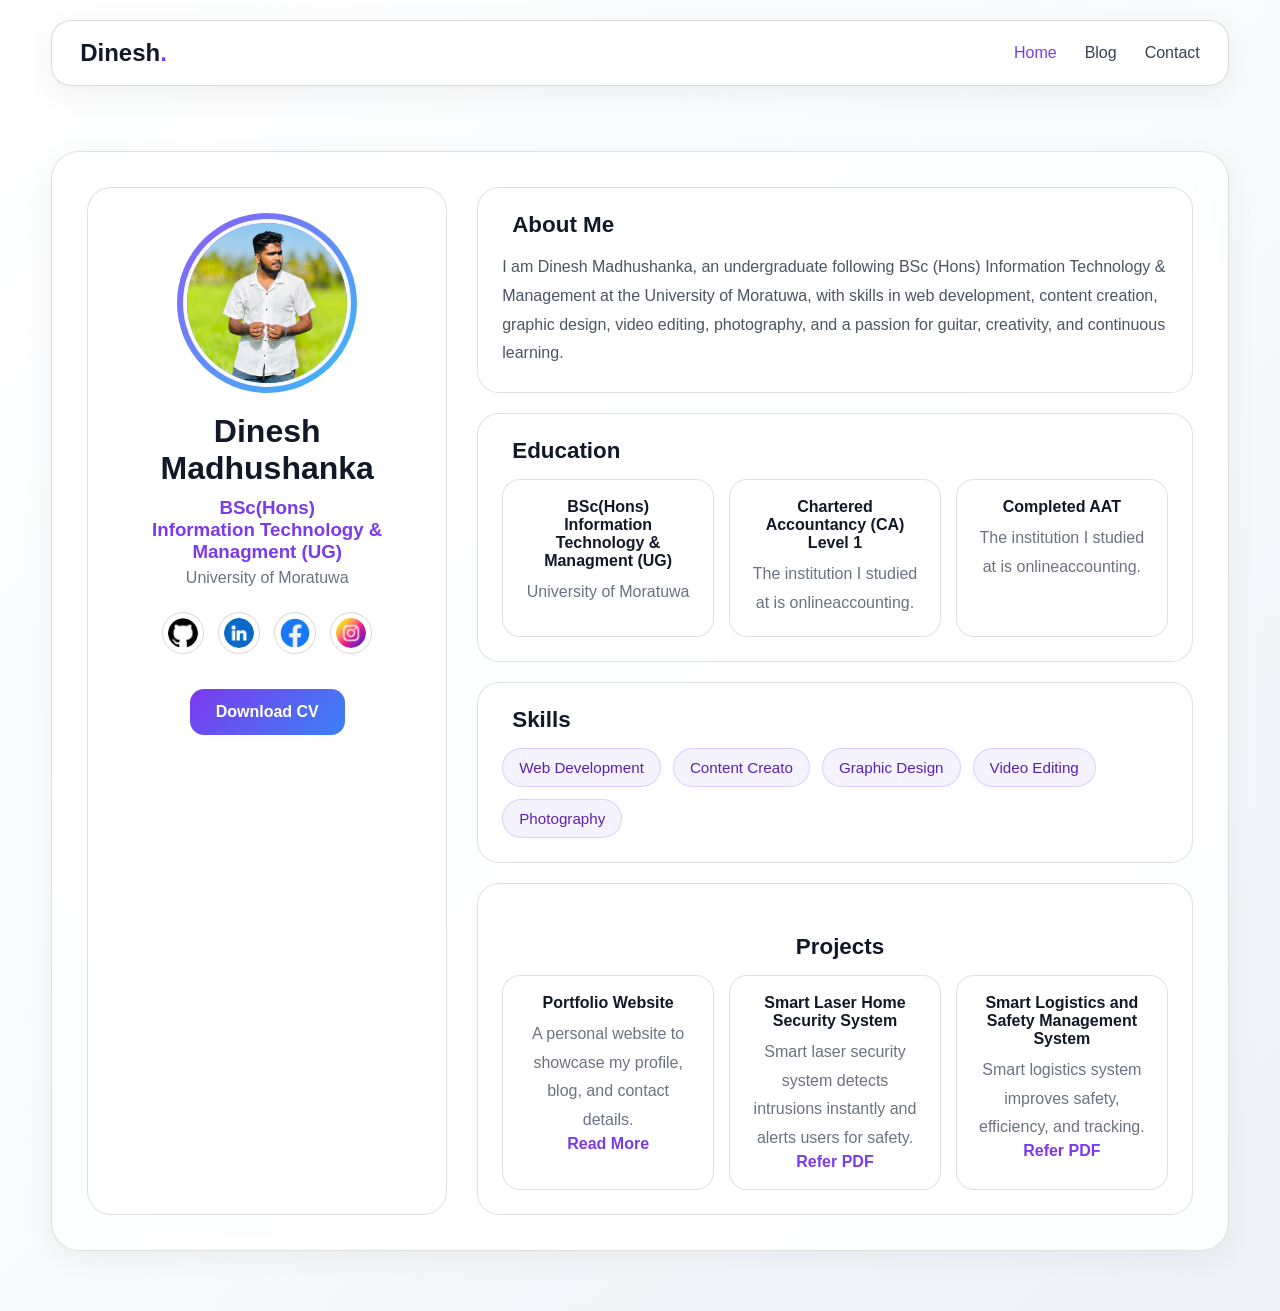
<file: index.html>
<!DOCTYPE html>
<html lang="en">
<head>
  <meta charset="UTF-8" />
  <meta name="viewport" content="width=device-width, initial-scale=1.0" />
  <title>Dinesh Madhushanka | Home</title>
  <link rel="stylesheet" href="style.css" />
</head>
<body>
  <header class="navbar">
    <div class="logo">Dinesh<span>.</span></div>
    <nav>
      <ul class="nav-links">
        <li><a href="index.html" class="active">Home</a></li>
        <li><a href="blog.html">Blog</a></li>
        <li><a href="contact.html">Contact</a></li>
      </ul>
    </nav>
  </header>

  <main class="container">
    <section class="glass hero">
      <div class="hero-left">
        <div class="profile-circle">
          <img src="imag01.jpg" alt="Dinesh Madhushanka">
        </div>

        <h1>Dinesh Madhushanka</h1>
        <h3>BSc(Hons)<br> Information Technology & Managment (UG)</h3>
        <p class="sub-text">University of Moratuwa</p>

        <div class="social-icons">
          <a href="https://github.com/dmadusanka099-boop" target="_blank">
    <img src="github.png" alt="GitHub">
  </a>

  <a href="https://www.linkedin.com/in/dinesh-madushanka-1a546a365?utm_source=share&utm_campaign=share_via&utm_content=profile&utm_medium=ios_app" target="_blank">
    <img src="linkedin.png" alt="LinkedIn">
  </a>

  <a href="https://www.facebook.com/share/1B6ZuKoHpn/?mibextid=wwXIfr" target="_blank">
    <img src="facebook.png" alt="Facebook">
  </a>

  <a href="https://www.instagram.com/dineshkmadhushanka?igsh=emt3bDhvOXY0MDBs&utm_source=qr" target="_blank">
    <img src="instagram.png" alt="Instagram">
        </div>

        <a href="cv01.pdf" class="btn">Download CV</a>
      </div>

      <div class="hero-right">
        <div class="info-card">
          <h2><i class="fas fa-user-graduate"></i> About Me</h2>
          <p>
            I am Dinesh Madhushanka, an undergraduate following BSc (Hons) Information Technology & Management 
            at the University of Moratuwa, with skills in web development, content creation, graphic design, 
            video editing, photography, and a passion for guitar, creativity, and continuous learning.

          </p>
        </div>

        <div class="info-card">
          <h2><i class="fas fa-graduation-cap"></i> Education</h2>
          <div class="mini-grid">
            <div class="mini-box">
              <h4>BSc(Hons)<br> Information Technology & Managment (UG)</h4>
              <p>University of Moratuwa</p>
            </div>
           
           <div class="mini-box">
              <h4>Chartered Accountancy (CA) Level 1</h4>
              <p>The institution I studied at is onlineaccounting.</p>
            </div>
             <div class="mini-box">
              <h4>Completed AAT </h4>
              <p>The institution I studied at is onlineaccounting.</p>
            </div>
          </div>
        </div>

        <div class="info-card">
          <h2><i class="fas fa-code"></i> Skills</h2>
          <div class="tags">
            <span>Web Development</span>
            <span>Content Creato</span>
            <span>Graphic Design</span>
            <span>Video Editing</span>
            <span>Photography</span>
          </div>
        </div>

        <div class="info-card">
          <h2><i class="fas fa-laptop-code"><center></i> Projects</h2></center> 
          <div class="project-list">
            <div class="project-box">
              <h4>Portfolio Website</h4>
              <p>A personal website to showcase my profile, blog, and contact details.</p>
              <a href="index.html" class="read-more">Read More</a>
            </div>
            <div class="project-box">
              <h4>Smart Laser Home Security System</h4>
              <p>Smart laser security system detects intrusions instantly and alerts users for safety.</p>
              <a href="Smart Laser Security System 01.pdf" class="read-more">Refer PDF</a>
            </div>
            <div class="project-box">
              <center><h4>Smart Logistics and Safety Management System</h4></center>
              <p>Smart logistics system improves safety, efficiency, and tracking.</p>
              <a href="Smart Logistics and Safety Management System.pdf" class="read-more">Refer PDF</a>
            </div>
          </div>
        </div>
      </div>
    </section>
  </main>
</body>
</html>
</file>
<file: style.css>
* {
  margin: 0;
  padding: 0;
  box-sizing: border-box;
  font-family: 'Poppins', sans-serif;
}

body {
  min-height: 100vh;
  background: linear-gradient(135deg, #ffffff, #f8fafc, #eef2f7);
  color: #111827;
  overflow-x: hidden;
  position: relative;
}

a {
  text-decoration: none;
  color: inherit;
}

.container {
  width: 92%;
  max-width: 1250px;
  margin: 0 auto;
  padding: 30px 0 60px;
}

.navbar {
  width: 92%;
  max-width: 1250px;
  margin: 20px auto 0;
  padding: 18px 28px;
  display: flex;
  justify-content: space-between;
  align-items: center;
  background: rgba(255, 255, 255, 0.9);
  border: 1px solid rgba(0, 0, 0, 0.15);
  backdrop-filter: blur(18px);
  -webkit-backdrop-filter: blur(18px);
  border-radius: 20px;
  box-shadow: 0 8px 30px rgba(0, 0, 0, 0.06);
  position: sticky;
  top: 15px;
  z-index: 10;
}

.logo {
  font-size: 1.5rem;
  font-weight: 700;
  color: #111827;
}

.logo span {
  color: #7c3aed;
}

.nav-links {
  display: flex;
  list-style: none;
  gap: 28px;
}

.nav-links a {
  font-weight: 500;
  color: #374151;
  transition: 0.3s;
}

.nav-links a:hover,
.nav-links a.active {
  color: #7c3aed;
}

.glass {
  background: rgba(255, 255, 255, 0.85);
  border: 1px solid rgba(0, 0, 0, 0.12);
  backdrop-filter: blur(18px);
  -webkit-backdrop-filter: blur(18px);
  box-shadow: 0 8px 30px rgba(0, 0, 0, 0.05);
  border-radius: 28px;
}

.hero {
  display: grid;
  grid-template-columns: 360px 1fr;
  gap: 30px;
  padding: 35px;
  margin-top: 35px;
}

.hero-left {
  text-align: center;
  padding: 25px;
  background: rgba(255, 255, 255, 0.92);
  border-radius: 24px;
  border: 1px solid rgba(0, 0, 0, 0.12);
}

.profile-circle {
  width: 180px;
  height: 180px;
  margin: 0 auto 20px;
  border-radius: 50%;
  padding: 6px;
  background: linear-gradient(135deg, #8b5cf6, #38bdf8);
}

.profile-circle img {
  width: 100%;
  height: 100%;
  border-radius: 50%;
  object-fit: cover;
  border: 4px solid rgba(255, 255, 255, 0.95);
}

.hero-left h1 {
  font-size: 2rem;
  margin-bottom: 10px;
  color: #111827;
}

.hero-left h3 {
  color: #7c3aed;
  font-weight: 600;
  margin-bottom: 6px;
}

.sub-text {
  color: #6b7280;
  margin-bottom: 20px;
}

.social-icons {
  display: flex;
  justify-content: center;
  gap: 14px;
  margin: 25px 0;
}

.social-icons a,
.contact-socials a {
  width: 42px;
  height: 42px;
  border-radius: 50%;
  display: inline-flex;
  align-items: center;
  justify-content: center;
  background: rgba(255, 255, 255, 0.95);
  border: 1px solid rgba(0, 0, 0, 0.15);
  transition: 0.3s;
}

.social-icons a:hover,
.contact-socials a:hover {
  transform: translateY(-4px);
  background: rgba(124, 58, 237, 0.08);
}

.btn {
  display: inline-block;
  margin-top: 10px;
  padding: 14px 26px;
  border-radius: 14px;
  background: linear-gradient(135deg, #7c3aed, #3b82f6);
  color: #ffffff;
  font-weight: 600;
  border: none;
  cursor: pointer;
  transition: 0.3s;
}

.btn:hover {
  transform: translateY(-3px);
  box-shadow: 0 8px 18px rgba(124, 58, 237, 0.22);
}

.hero-right {
  display: flex;
  flex-direction: column;
  gap: 20px;
}

.info-card {
  background: rgba(255, 255, 255, 0.92);
  border-radius: 22px;
  padding: 24px;
  border: 1px solid rgba(0, 0, 0, 0.12);
}

.info-card h2 {
  font-size: 1.4rem;
  margin-bottom: 15px;
  color: #111827;
}

.info-card h2 i {
  color: #7c3aed;
  margin-right: 10px;
}

.info-card p {
  color: #4b5563;
  line-height: 1.8;
}

.mini-grid,
.project-list {
  display: grid;
  grid-template-columns: repeat(3, 1fr);
  gap: 15px;
}

.mini-box,
.project-box {
  background: rgba(255, 255, 255, 0.95);
  padding: 18px;
  border-radius: 18px;
  border: 1px solid rgba(0, 0, 0, 0.12);
  text-align: center;
}

.mini-box h4,
.project-box h4 {
  margin-bottom: 8px;
  color: #111827;
}

.mini-box p,
.project-box p {
  color: #6b7280;
}

.tags {
  display: flex;
  flex-wrap: wrap;
  gap: 12px;
}

.tags span {
  padding: 10px 16px;
  border-radius: 30px;
  background: #f5f3ff;
  border: 1px solid rgba(124, 58, 237, 0.2);
  color: #5b21b6;
  font-size: 0.95rem;
}

.page-section {
  padding: 35px;
  margin-top: 35px;
}

.section-title {
  text-align: center;
  margin-bottom: 35px;
}

.section-title h1 {
  font-size: 2.5rem;
  margin-bottom: 10px;
  color: #111827;
}

.section-title h1 span {
  color: #7c3aed;
}

.section-title p {
  color: #6b7280;
  max-width: 700px;
  margin: 0 auto;
}

.blog-grid {
  display: grid;
  grid-template-columns: repeat(3, 1fr);
  gap: 25px;
}

.glass-card {
  background: rgba(255, 255, 255, 0.95);
  border: 1px solid rgba(0, 0, 0, 0.12);
  border-radius: 22px;
  overflow: hidden;
  transition: 0.3s;
  box-shadow: 0 6px 20px rgba(0, 0, 0, 0.05);
}

.glass-card:hover {
  transform: translateY(-6px);
}

.blog-card img {
  width: 100%;
  height: 220px;
  object-fit: cover;
}

.blog-content {
  padding: 22px;
}

.blog-content small {
  color: #7c3aed;
  font-size: 0.85rem;
}

.blog-content small i {
  font-size: 0.5rem;
  margin-right: 6px;
}

.blog-content h3 {
  margin: 14px 0 10px;
  color: #111827;
}

.blog-content p {
  color: #6b7280;
  line-height: 1.7;
  margin-bottom: 15px;
}

.read-more {
  color: #7c3aed;
  font-weight: 600;
}

.medium-box {
  text-align: center;
  margin-top: 35px;
  padding: 24px;
  background: rgba(255, 255, 255, 0.92);
  border-radius: 20px;
  border: 1px solid rgba(0, 0, 0, 0.12);
}

.medium-box p {
  color: #6b7280;
  margin: 10px 0;
}

.contact-wrapper {
  margin-top: 35px;
}

.contact-heading {
  text-align: center;
  margin-bottom: 25px;
}

.contact-heading h1 {
  font-size: 4rem;
  font-weight: 800;
  color: #111827;
}

.contact-heading p {
  color: #6b7280;
  font-size: 1.2rem;
}

.contact-box {
  display: grid;
  grid-template-columns: 360px 1fr;
  overflow: hidden;
}

.contact-info {
  background: rgba(255, 255, 255, 0.95);
  padding: 35px 28px;
  border-right: 1px solid rgba(0, 0, 0, 0.12);
}

.contact-info h2 {
  font-size: 2rem;
  margin-bottom: 30px;
  color: #111827;
}

.info-item {
  display: flex;
  align-items: flex-start;
  gap: 14px;
  margin-bottom: 28px;
  color: #374151;
}

.info-item i {
  margin-top: 4px;
  color: #7c3aed;
}

.contact-socials {
  display: flex;
  gap: 14px;
  margin-top: 40px;
}

.contact-form-area {
  padding: 35px 28px;
  background: rgba(255, 255, 255, 0.92);
}

.form-row {
  display: grid;
  grid-template-columns: 1fr 1fr;
  gap: 22px;
}

.input-box {
  display: flex;
  flex-direction: column;
  margin-bottom: 22px;
}

.input-box label {
  margin-bottom: 8px;
  color: #111827;
  font-weight: 500;
}

.input-box input,
.input-box textarea {
  background: transparent;
  border: none;
  border-bottom: 1px solid rgba(0, 0, 0, 0.3);
  padding: 10px 2px;
  color: #111827;
  outline: none;
  font-size: 1rem;
}

.input-box input::placeholder,
.input-box textarea::placeholder {
  color: rgba(17, 24, 39, 0.45);
}

.full-width {
  width: 100%;
}

.success-msg {
  margin-top: 15px;
  color: #16a34a;
  font-weight: 500;
}

.bg-blur {
  position: fixed;
  border-radius: 50%;
  filter: blur(30px);
  z-index: -1;
  opacity: 0.25;
}

.blur-1 {
  width: 220px;
  height: 220px;
  background: #c4b5fd;
  top: 120px;
  left: 60px;
}

.blur-2 {
  width: 280px;
  height: 280px;
  background: #93c5fd;
  top: 180px;
  right: 80px;
}

.blur-3 {
  width: 180px;
  height: 180px;
  background: #a5f3fc;
  bottom: 60px;
  left: 120px;
}

.social-icons img {
  width: 30px;
  height: 30px;
  border-radius: 50%;
  transition: 0.3s;
}

.social-icons img:hover {
  transform: scale(1.2);
}

@media (max-width: 992px) {
  .hero,
  .contact-box,
  .blog-grid,
  .mini-grid,
  .project-list {
    grid-template-columns: 1fr;
  }

  .hero-left {
    order: 1;
  }

  .hero-right {
    order: 2;
  }

  .contact-heading h1 {
    font-size: 2.8rem;
  }

  .contact-info {
    border-right: none;
    border-bottom: 1px solid rgba(0, 0, 0, 0.12);
    }
}

@media (max-width: 768px) {
  .navbar {
    flex-direction: column;
    gap: 14px;
  }

  .nav-links {
    gap: 18px;
    flex-wrap: wrap;
    justify-content: center;
  }

  .hero,
  .page-section {
    padding: 22px;
  }

  .form-row {
    grid-template-columns: 1fr;
  }

  .hero-left h1 {
    font-size: 1.7rem;
  }

  .section-title h1 {
    font-size: 2rem;
  }

  .contact-heading h1 {
    font-size: 2.3rem;
  }
}
.contact-socials {
  display: flex;
  gap: 15px;
}

.contact-socials a {
  width: 45px;
  height: 45px;
  border: 1px solid #ccc;
  border-radius: 50%;
  display: flex;
  align-items: center;
  justify-content: center;
}

.contact-socials img {
  width: 20px;
  height: 20px;
}
</file>
